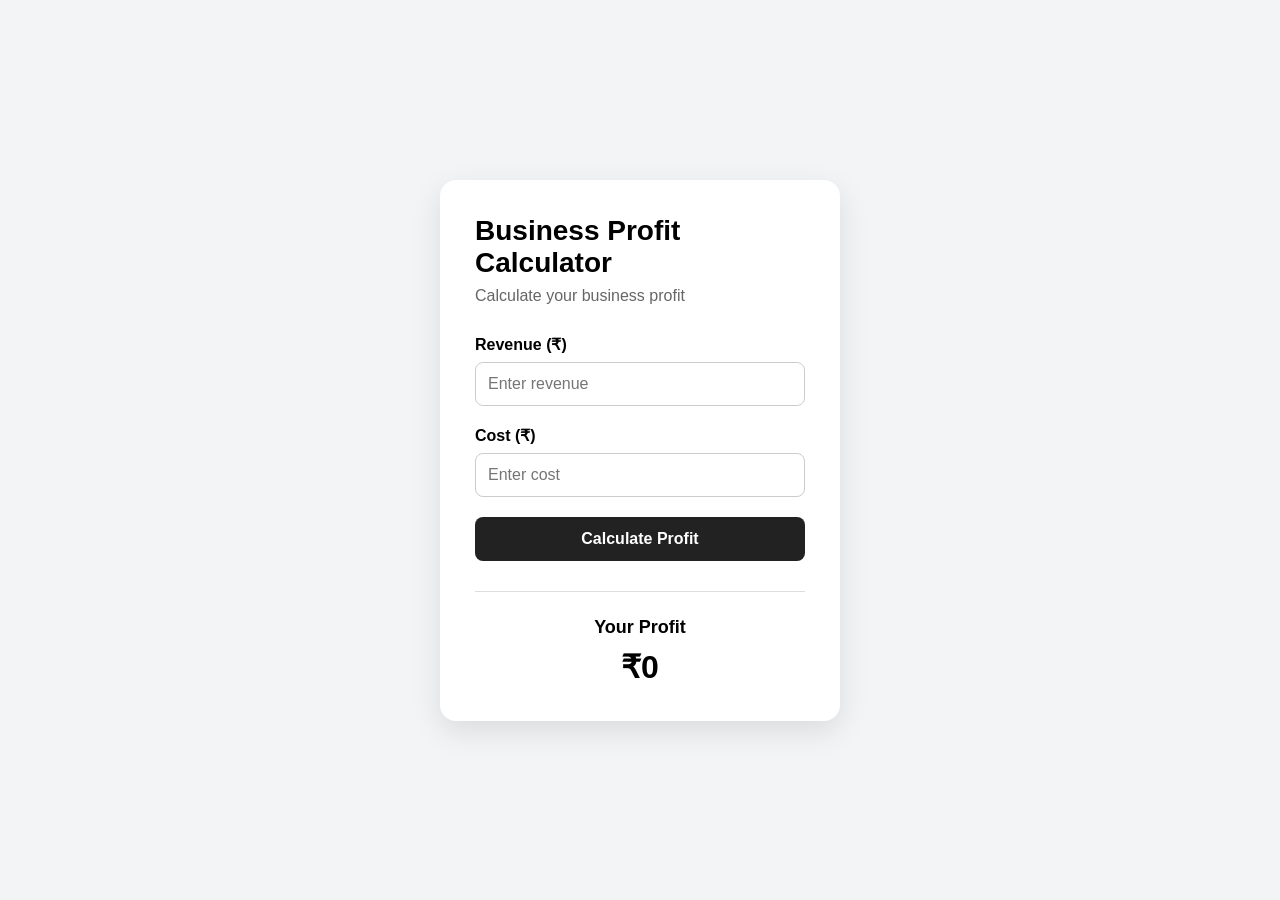
<file: Day-01-Business-Profit-Calculator/index.html>
<!DOCTYPE html>
<html lang="en">
<head>
    <meta charset="UTF-8">
    <meta name="viewport" content="width=device-width, initial-scale=1.0">

    <title>Business Profit Calculator</title>

    <!-- Link to the external stylesheet for layout and visual styling -->

    <link rel="stylesheet" href="style.css">
</head>

<body>

    <!-- Main calculator container: holds inputs, button, and result display -->

    <div class="calculator">

        <h1>Business Profit Calculator</h1>

        <p class="subtitle">
            Calculate your business profit
        </p>

        <!-- Revenue input field with accessible label -->

        <div class="input-group">
            <label for="revenue">Revenue (₹)</label>
            <input 
                type="number" 
                id="revenue" 
                placeholder="Enter revenue"
            >
        </div>

        <!-- Cost input field with accessible label -->

        <div class="input-group">
            <label for="cost">Cost (₹)</label>
            <input 
                type="number" 
                id="cost" 
                placeholder="Enter cost"
            >
        </div>

        <!-- Button triggers the profit calculation in script.js -->

        <button id="calculate">
            Calculate Profit
        </button>

        <!-- Result panel displays the calculated profit value -->

        <div class="result">
            <h2>Your Profit</h2>

            <p id="profit">₹0</p>
        </div>

    </div>

    <!-- Attach the application logic after the DOM content -->
     
    <script src="script.js"></script>

</body>
</html>
</file>
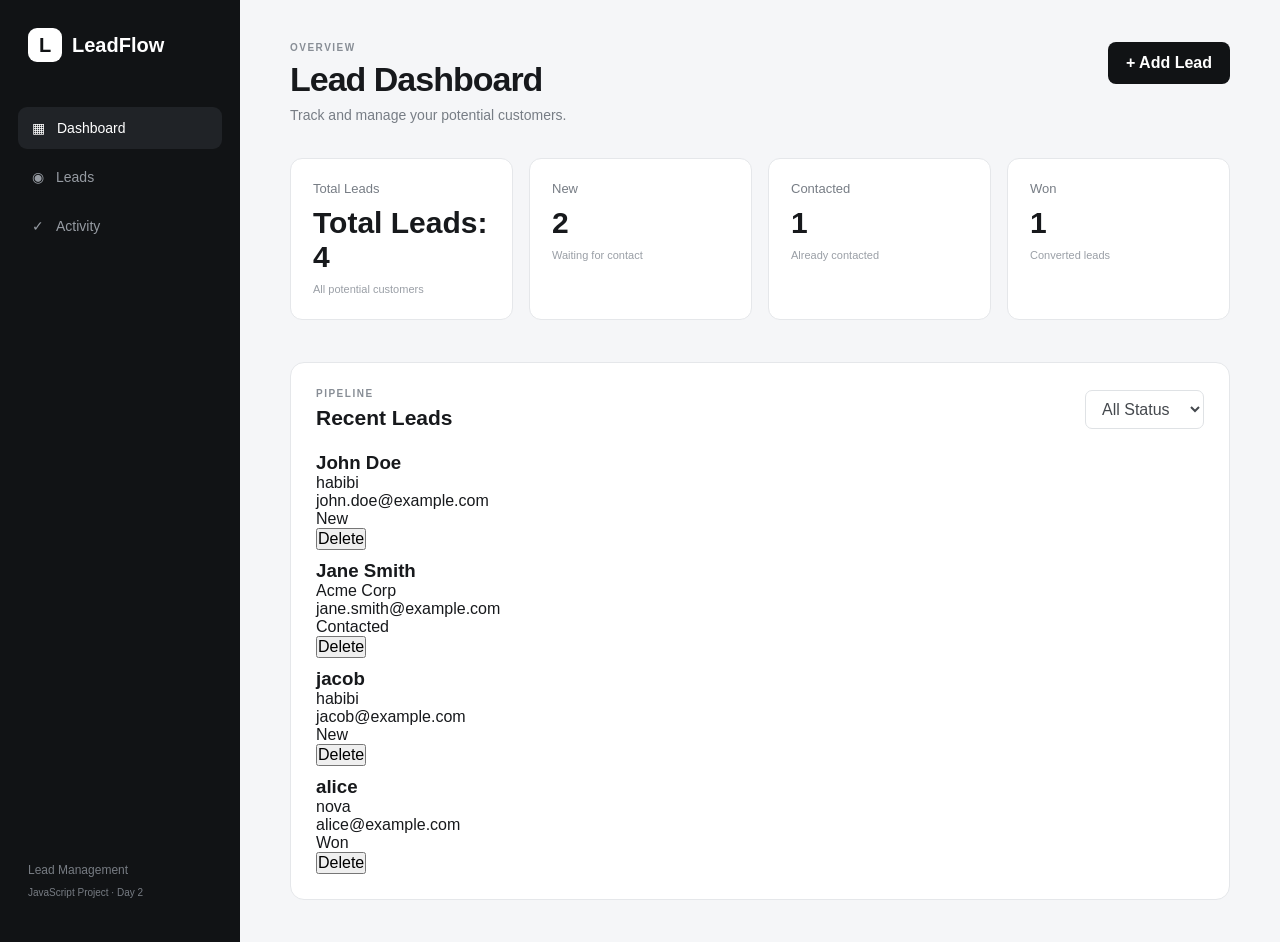
<file: Day-02-Lead Management system/index.html>
<!DOCTYPE html>
<html lang="en">
<head>
    <meta charset="UTF-8">
    <meta name="viewport" content="width=device-width, initial-scale=1.0">
    <title>LeadFlow — Lead Management</title>
    <link rel="stylesheet" href="style.css">
</head>
<body>
    <div class="app">
        <!-- Application sidebar with navigation and branding -->
        <aside class="sidebar">
            <div class="logo">
                <span class="logo-mark">L</span>
                <span>LeadFlow</span>
            </div>
            <nav>
                <a href="#" class="nav-item active">
                    <span>▦</span>
                    Dashboard
                </a>
                <a href="#" class="nav-item">
                    <span>◉</span>
                    Leads
                </a>
                <a href="#" class="nav-item">
                    <span>✓</span>
                    Activity
                </a>
            </nav>
            <div class="sidebar-bottom">
                <p>Lead Management</p>
                <small>JavaScript Project · Day 2</small>
            </div>
        </aside>
        <!-- Main interface area for dashboard content -->
        <main class="main-content">
            <!-- Header block with overview and add new lead action -->
            <header class="topbar">
                <div>
                    <p class="eyebrow">OVERVIEW</p>
                    <h1>Lead Dashboard</h1>
                    <p class="subtitle">
                        Track and manage your potential customers.
                    </p>
                </div>
                <button class="add-btn" id="addLeadBtn">
                    + Add Lead
                </button>
            </header>
            <!-- Summary statistics for lead statuses -->
            <section class="stats">
                <div class="stat-card">
                    <p>Total Leads</p>
                    <h2 id="totalLeads">0</h2>
                    <span>All potential customers</span>
                </div>
                <div class="stat-card">
                    <p>New</p>
                    <h2 id="newLeads">0</h2>
                    <span>Waiting for contact</span>
                </div>
                <div class="stat-card">
                    <p>Contacted</p>
                    <h2 id="contactedLeads">0</h2>
                    <span>Already contacted</span>
                </div>
                <div class="stat-card">
                    <p>Won</p>
                    <h2 id="wonLeads">0</h2>
                    <span>Converted leads</span>
                </div>
            </section>
            <!-- Lead pipeline and filtering controls -->
            <section class="leads-section">
                <div class="section-heading">
                    <div>
                        <p class="eyebrow">PIPELINE</p>
                        <h2>Recent Leads</h2>
                    </div>
                    <select id="statusFilter">
                        <option value="All">All Status</option>
                        <option value="New">New</option>
                        <option value="Contacted">Contacted</option>
                        <option value="Won">Won</option>
                    </select>
                </div>
                <!-- Lead cards are rendered dynamically via JavaScript -->
                <div id="leadContainer" class="lead-container">
                </div>
            </section>
        </main>
    </div>
    <!-- Add Lead Modal -->
    <div class="modal-overlay" id="modal">
        <div class="modal">
            <div class="modal-header">
                <div>
                    <p class="eyebrow">NEW ENTRY</p>
                    <h2>Add New Lead</h2>
                </div>
                <button class="close-btn" id="closeModal">
                    ×
                </button>
            </div>
            <form id="leadForm">
                <div class="form-group">
                    <label for="leadName">Name</label>
                    <input
                        type="text"
                        id="leadName"
                        placeholder="John Smith"
                        required
                    >
                </div>
                <div class="form-group">
                    <label for="leadCompany">Company</label>
                    <input
                        type="text"
                        id="leadCompany"
                        placeholder="ABC Cleaning"
                        required
                    >
                </div>
                <div class="form-group">
                    <label for="leadEmail">Email</label>
                    <input
                        type="email"
                        id="leadEmail"
                        placeholder="john@example.com"
                        required
                    >
                </div>
                <div class="form-group">
                    <label for="leadStatus">Status</label>
                    <select id="leadStatus">
                        <option value="New">New</option>
                        <option value="Contacted">Contacted</option>
                        <option value="Won">Won</option>
                    </select>
                </div>
                <button type="submit" class="submit-btn">
                    Add Lead
                </button>
            </form>
        </div>
    </div>
    <script src="script.js"></script>
</body>
</html>
</file>
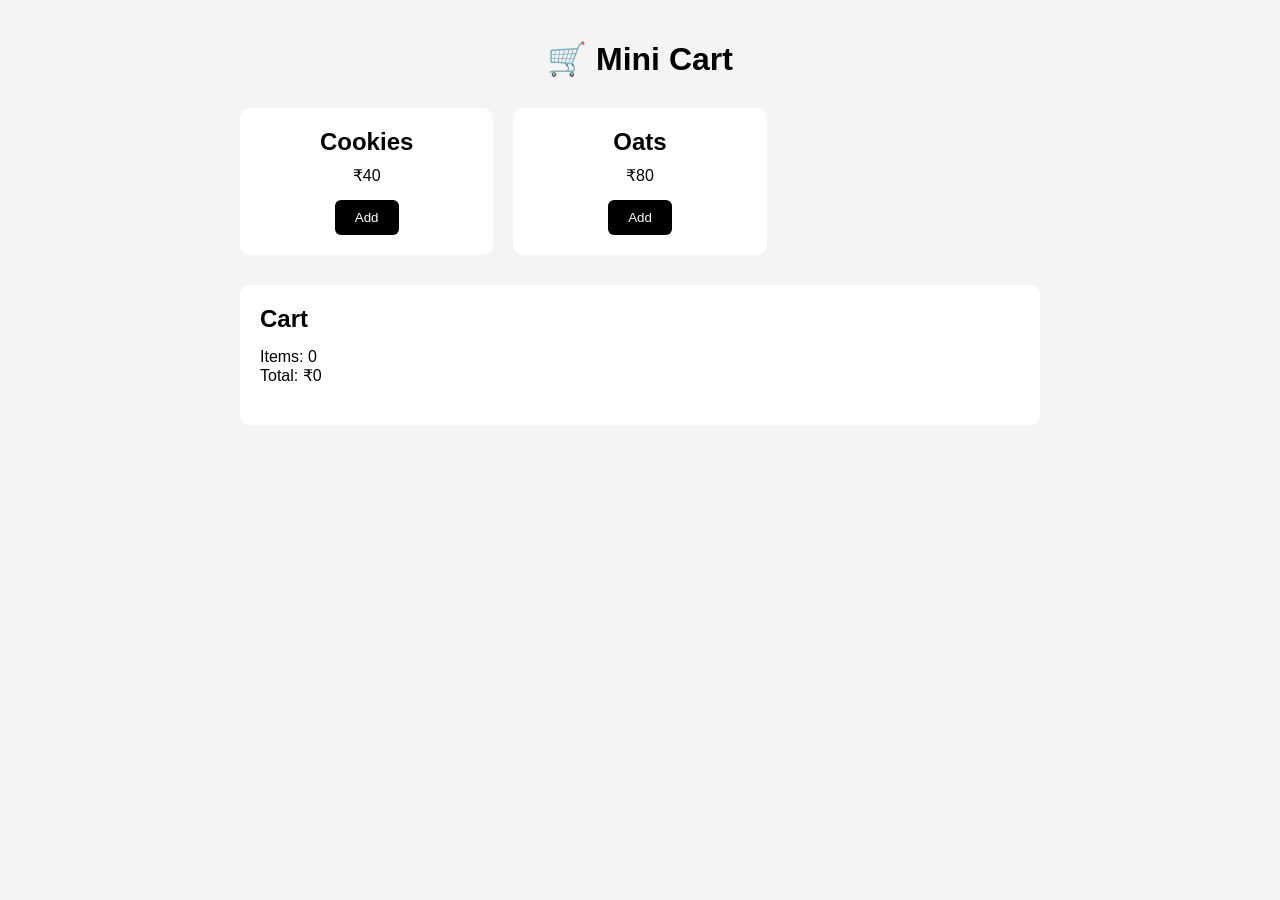
<file: Day-03-Mini shopping cart/index.html>
<!DOCTYPE html>
<html lang="en">
<head>
    <meta charset="UTF-8">
    <meta name="viewport" content="width=device-width, initial-scale=1.0">
    <title>Mini Cart</title>
    <link rel="stylesheet" href="style.css">
</head>
<body>

    <!-- Main container for product listing and cart summary -->
    <div class="container">

        <h1>🛒 Mini Cart</h1>

        <!-- Product grid with add-to-cart buttons -->
        <div class="products">

            <div class="product">
                <h2>Cookies</h2>
                <p>₹40</p>
                <button class="add-btn">Add</button>
            </div>

            <div class="product">
                <h2>Oats</h2>
                <p>₹80</p>
                <button class="add-btn">Add</button>
            </div>

        </div>

        <!-- Shopping cart summary section -->
        <div class="cart">
            <h2>Cart</h2>

            <p>Items: <span id="cart-count">0</span></p>
            <p>Total: ₹<span id="cart-total">0</span></p>

            <div id="cart-items"></div>
        </div>

    </div>

    <script src="script.js"></script>
</body>
</html>
</file>
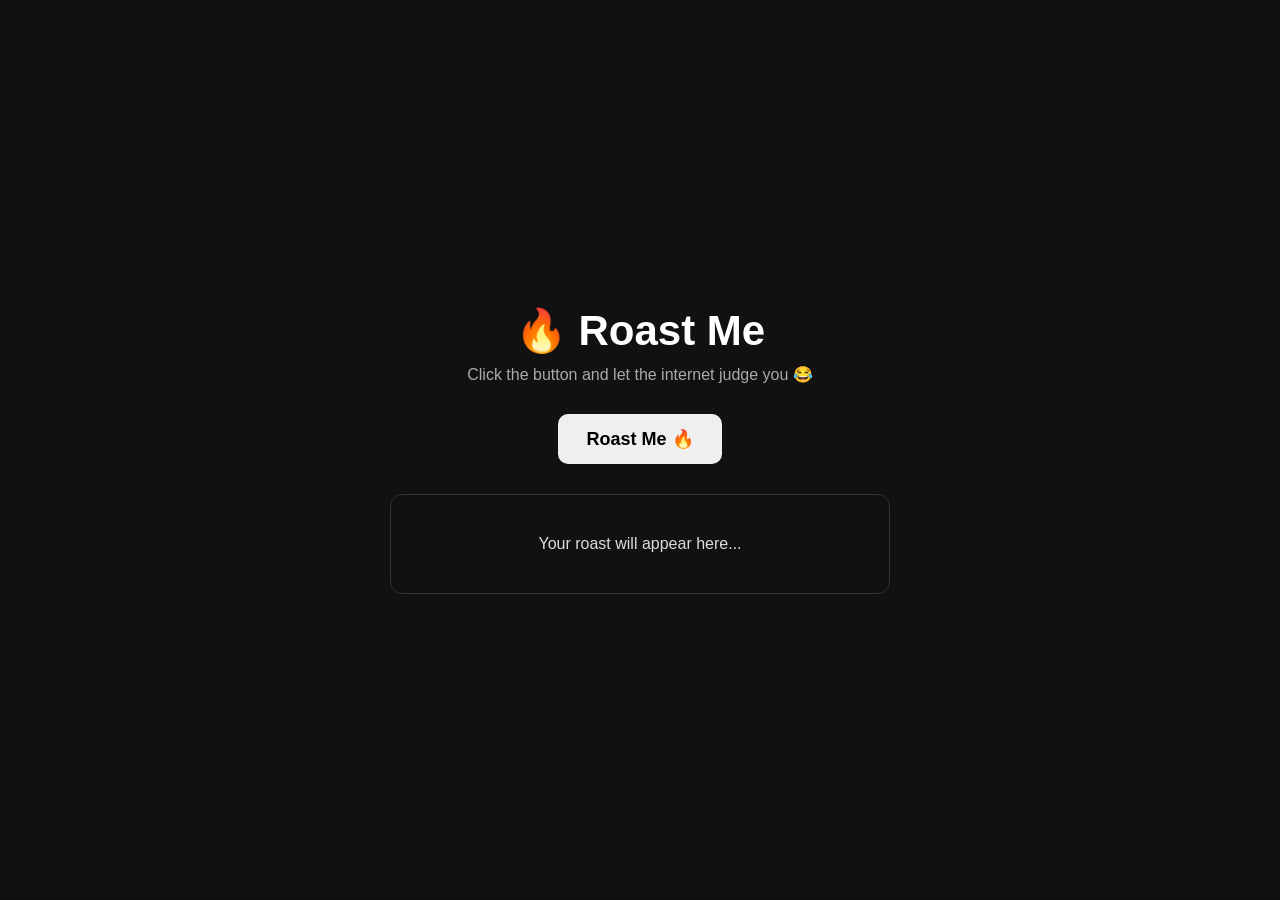
<file: Day-04-Roast-Me-App/index.html>
<!DOCTYPE html>
<html lang="en">
<head>
    <meta charset="UTF-8">
    <meta name="viewport" content="width=device-width, initial-scale=1.0">
    <title>Roast Me 🔥</title>
    <link rel="stylesheet" href="style.css">
</head>
<body>

    <main class="container">
        <h1>🔥 Roast Me</h1>
        <p class="subtitle">Click the button and let the internet judge you 😂</p>

        <button id="roastButton">Roast Me 🔥</button>

        <div id="roastBox">
            Your roast will appear here...
        </div>
    </main>

    <script src="script.js"></script>
</body>
</html>
</file>
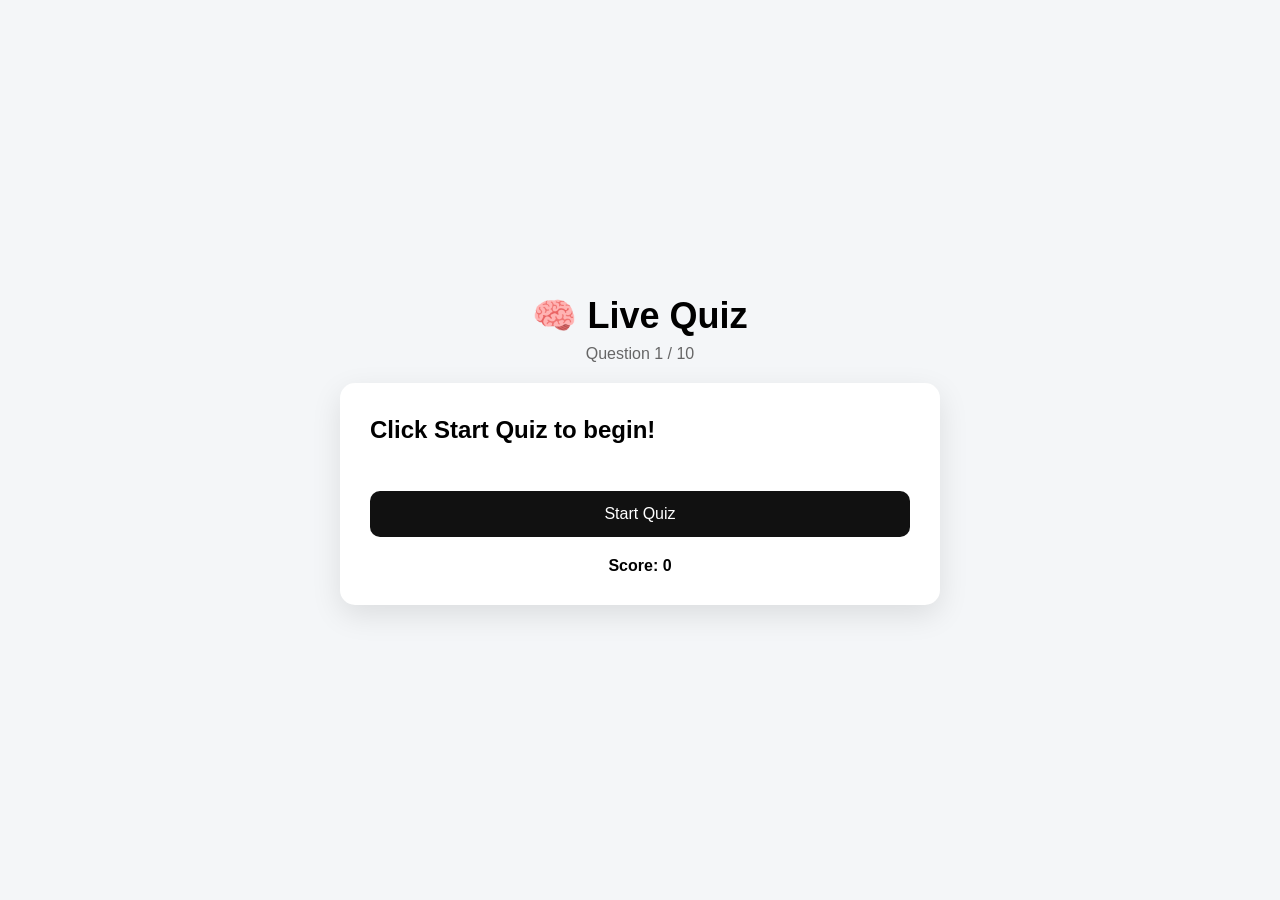
<file: Day-05-Interactive-Live-Quiz/index.html>
<!DOCTYPE html>
<html lang="en">
<head>
    <meta charset="UTF-8">
    <meta name="viewport" content="width=device-width, initial-scale=1.0">
    <title>Live Quiz</title>
    <link rel="stylesheet" href="style.css">
</head>
<body>
    <main class="quiz-container">
        <div class="quiz-header">
            <h1>🧠 Live Quiz</h1>
            <p id="question-number">Question 1 / 10</p>
        </div>
        <section class="quiz-box">
            <h2 id="question">
                Click Start Quiz to begin!
            </h2>
            <div id="answers" class="answers">
                <!-- JavaScript will create answer buttons here -->
            </div>
            <button id="start-btn" class="main-btn">
                Start Quiz
            </button>
            <button id="next-btn" class="main-btn hidden">
                Next Question →
            </button>
            <p id="score">Score: 0</p>
        </section>
    </main>
    <script src="script.js"></script>
</body>
</html>
</file>
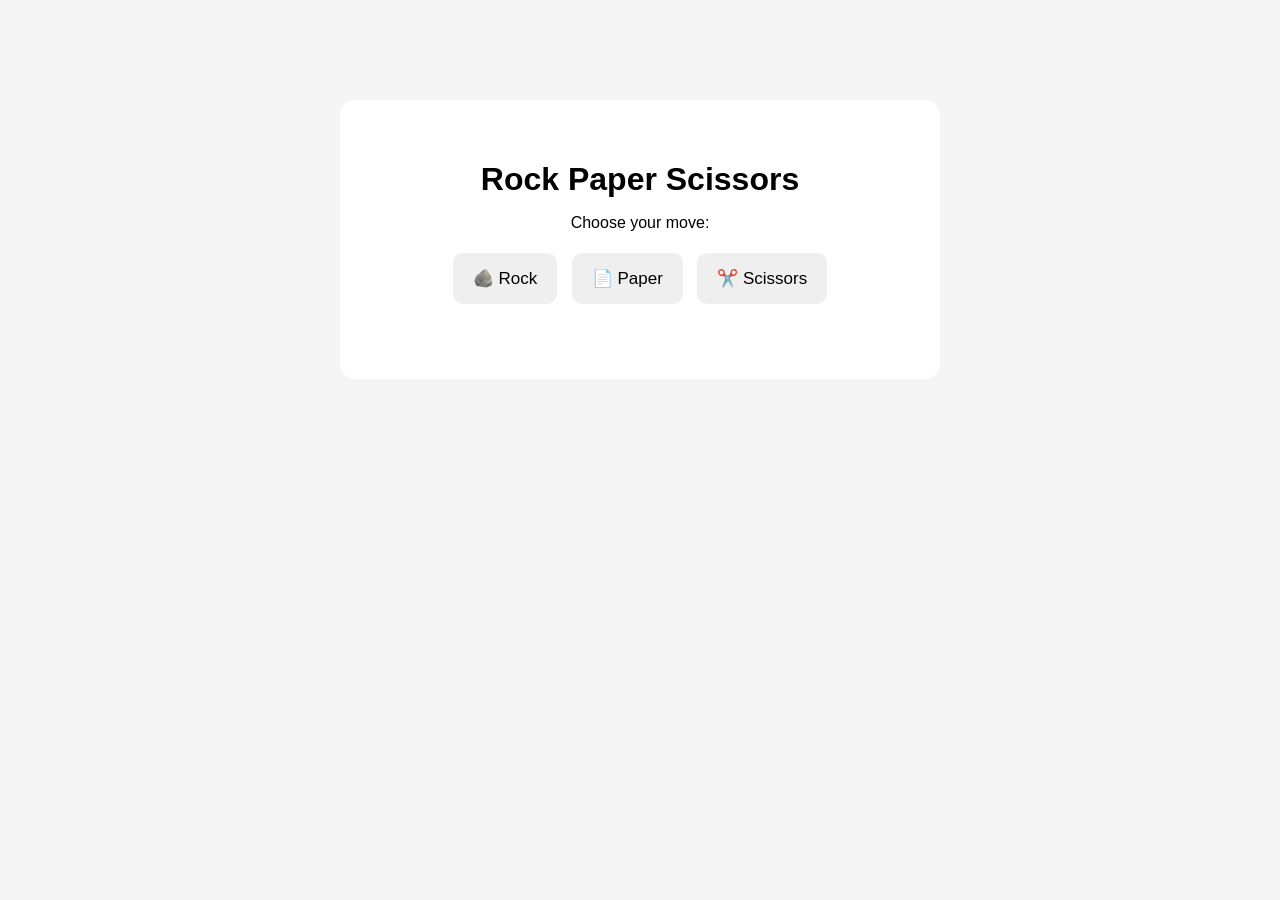
<file: Day-06-Rock-Paper-Scissors/index.html>
<!DOCTYPE html>
<html lang="en">
<head>
    <meta charset="UTF-8">
    <meta name="viewport" content="width=device-width, initial-scale=1.0">

    <!-- Project: Day-06 Rock Paper Scissors
         Short: Lightweight browser game demonstrating DOM interaction
         and simple game logic. UI: three choice buttons, status, result. -->

    <title>Rock Paper Scissors</title>

    <link rel="stylesheet" href="style.css">
</head>

<body>

    <div class="game">

        <h1>Rock Paper Scissors</h1>

        <!-- Controls: player selects one of three moves -->
        <p>Choose your move:</p>

        <div class="buttons">
            <button id="rock">🪨 Rock</button>
            <button id="paper">📄 Paper</button>
            <button id="scissors">✂️ Scissors</button>
        </div>

        <!-- Status: shows selections; Result: shows winner text -->
        <p id="status"></p>

        <h2 id="result"></h2>

    </div>

    <script src="script.js"></script>

</body>
</html>
</file>
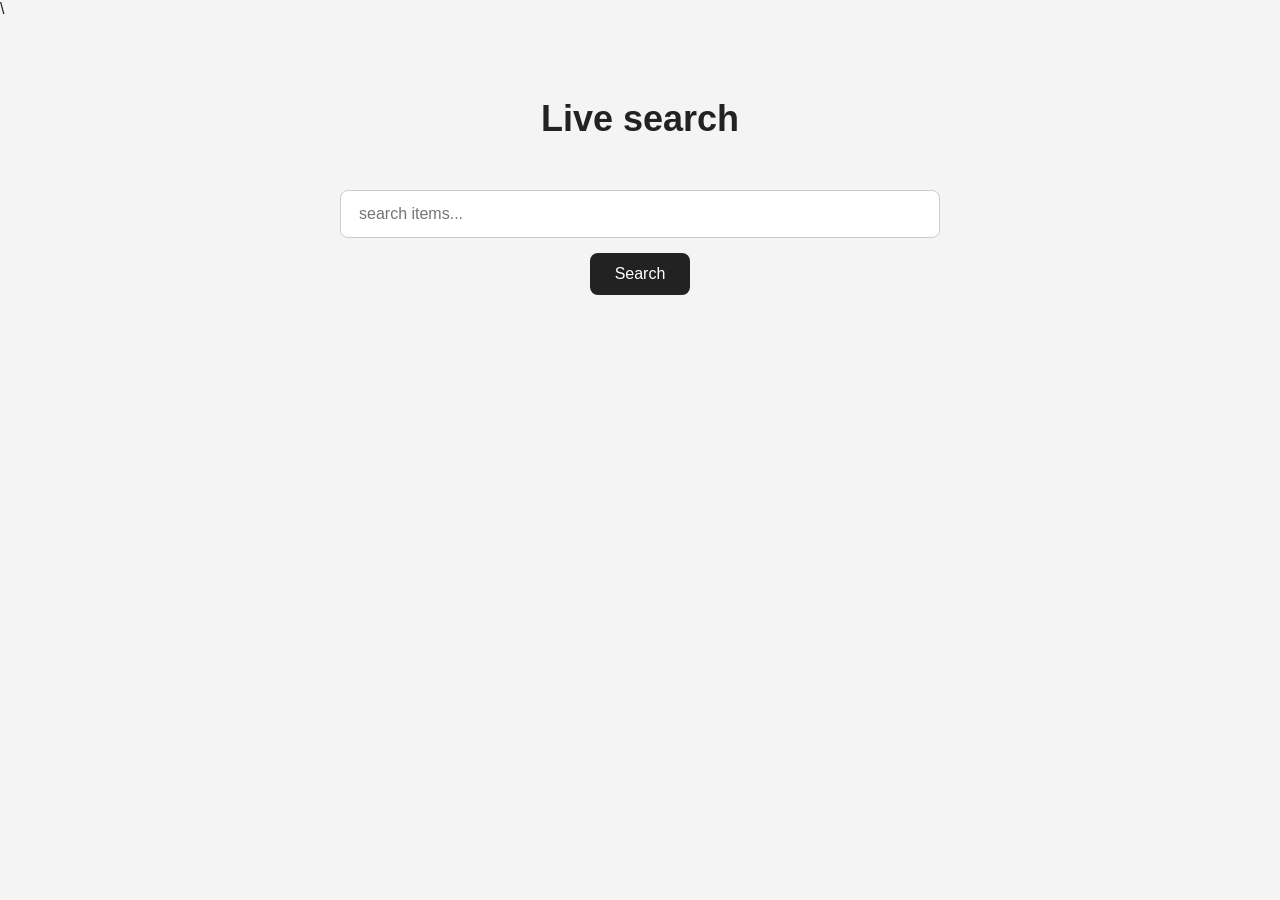
<file: Day-07-Live search filter/index.html>
<!DOCTYPE html>
<html lang="en">
<head>
    <!-- Page metadata and stylesheet link -->
    <title>Live search</title>
    <meta charset="UTF-8">
    <meta name="viewport"content="width=device-width,initial-scale=1.0">\
    <link rel="stylesheet" href="style.css">
</head>
<body>
    <!-- Main page layout -->
    <main>
        <header>
            <h1>Live search</h1>
        </header>
    </main>

    <!-- Search box and action button -->
    <input 
    type="text"
    id="searchInput"
    placeholder="search items..."
    >

    <button id="btn">Search</button>

    <!-- Results list for matching items -->
    <ul id="listcontainer">
    </ul>

<script src="script.js"></script>
</body>
</html>
</file>
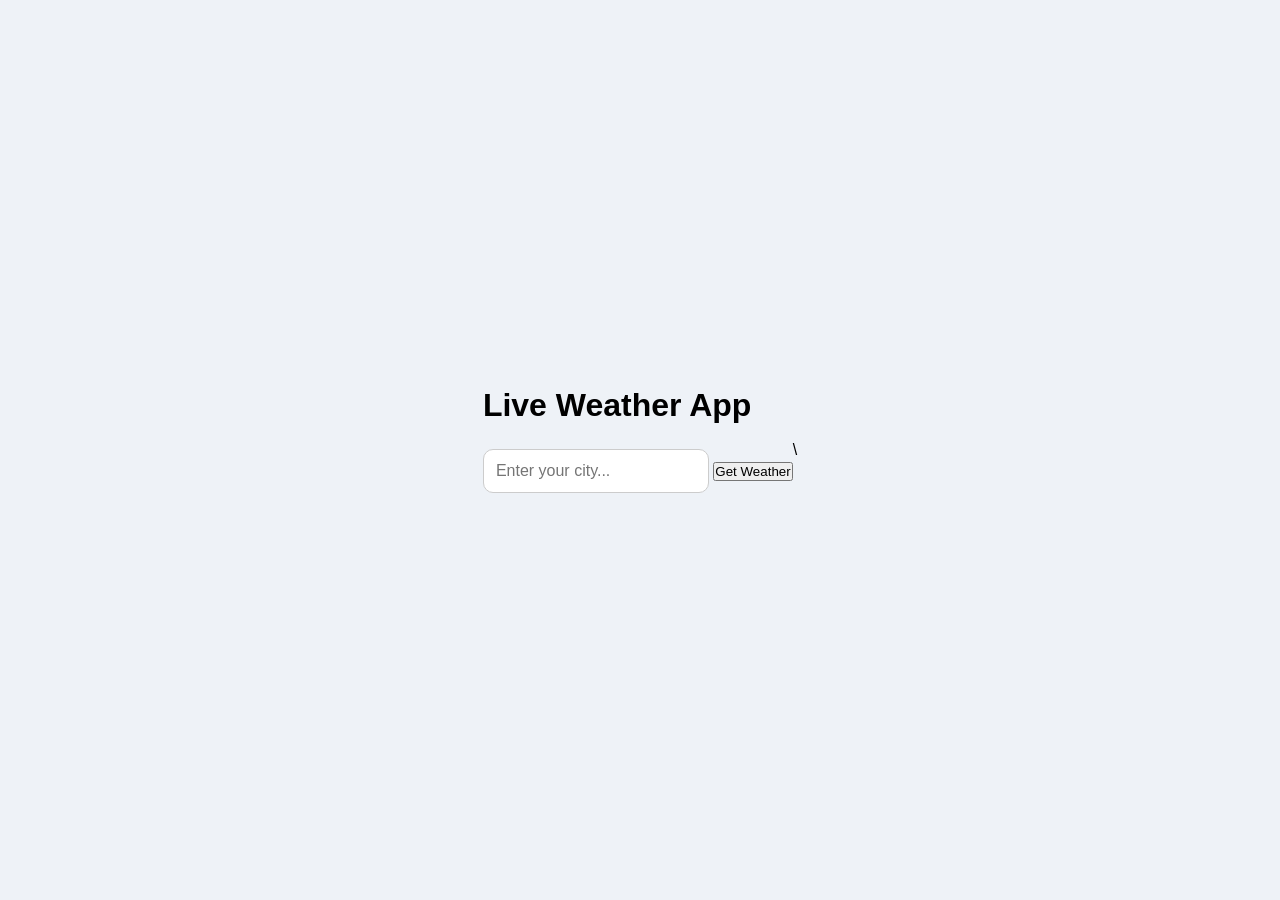
<file: Day-08-Live-Wheather-App/index.html>
<!DOCTYPE html>
<html lang="en">
<head>
    <meta charset="UTF-8">

    <!-- Responsive viewport configuration -->
    <meta name="viewport" content="width=device-width, initial-scale=1.0">

    <title>Live Weather App</title>

    <!-- Main application stylesheet -->
    <link rel="stylesheet" href="style.css">
</head>

<body>

    <!-- Main Weather Application Container -->
    <main>

        <!-- Application Header -->
        <header>
            <h1>Live Weather App</h1>
        </header>

        <!-- City Search Input -->
        <input
            type="text"
            id="cityinput"
            placeholder="Enter your city..."
        >

        <!-- Weather Search Trigger -->
        <button id="btn">Get Weather</button>

        <!-- Dynamic Weather Information -->
        <!-- JavaScript injects the API response into this container -->
        <div id="weatherinfo"></div>

    </main>

    <!-- Application JavaScript -->
    <script src="script.js"></script>

</body>
</html>



        



\
</file>
<file: Day-01-Business-Profit-Calculator/style.css>
/* Global reset to remove default browser spacing and ensure consistent box sizing */

* {
    margin: 0;
    padding: 0;
    box-sizing: border-box;
}

/* Body layout styles: center content and provide a gentle background tone */

body {
    font-family: Arial, sans-serif;
    background: #f3f4f6;

    min-height: 100vh;

    display: flex;
    justify-content: center;
    align-items: center;
}

/* Calculator card styles: white surface with subtle shadow and rounded corners */

.calculator {
    width: 400px;
    background: white;

    padding: 35px;

    border-radius: 16px;

    box-shadow: 0 10px 30px rgba(0, 0, 0, 0.1);
}

/* Heading style for the main calculator title */

h1 {
    font-size: 28px;
    margin-bottom: 8px;
}

/* Subtitle style with secondary text color */

.subtitle {
    color: #666;
    margin-bottom: 30px;
}

/* Spacing between input groups */

.input-group {
    margin-bottom: 20px;
}

/* Label style ensures each label appears above its input field */

label {
    display: block;
    margin-bottom: 8px;

    font-weight: bold;
}

/* Input field styling for a clean, accessible form appearance */

input {
    width: 100%;

    padding: 12px;

    font-size: 16px;

    border: 1px solid #ccc;
    border-radius: 8px;
}

/* Focus state for input fields to improve keyboard accessibility */

input:focus {
    outline: none;
    border-color: #222;
}

/* Button styling for the primary calculator action */

button {
    width: 100%;

    padding: 13px;

    border: none;
    border-radius: 8px;

    background: #222;
    color: white;

    font-size: 16px;
    font-weight: bold;

    cursor: pointer;
}

/* Hover interaction hint for the action button */

button:hover {
    opacity: 0.85;
}

/* Result panel styles separate the output from the input section */

.result {
    margin-top: 30px;

    padding-top: 25px;

    border-top: 1px solid #ddd;

    text-align: center;
}

/* Title styling for the result section */

.result h2 {
    font-size: 18px;
    margin-bottom: 10px;
}

/* Profit display uses a larger, bold font for emphasis */

#profit {
    font-size: 32px;
    font-weight: bold;
}
</file>
<file: Day-02-Lead Management system/style.css>
/* Base reset and global typography settings */
* {
    margin: 0;
    padding: 0;
    box-sizing: border-box;
}
body {
    font-family: Arial, Helvetica, sans-serif;
    background: #f5f6f8;
    color: #17191c;
}
button,
input,
select {
    font: inherit;
}
button {
    cursor: pointer;
}
/* =========================
   APP LAYOUT
========================= */
.app {
    display: flex;
    min-height: 100vh;
}
/* =========================
   SIDEBAR
========================= */
.sidebar {
    width: 240px;
    background: #111315;
    color: white;
    padding: 28px 18px;
    display: flex;
    flex-direction: column;
}
.logo {
    display: flex;
    align-items: center;
    gap: 10px;
    font-size: 20px;
    font-weight: 700;
    padding: 0 10px;
    margin-bottom: 45px;
}
.logo-mark {
    width: 34px;
    height: 34px;
    display: flex;
    align-items: center;
    justify-content: center;
    border-radius: 9px;
    background: white;
    color: #111315;
    font-weight: 800;
}
nav {
    display: flex;
    flex-direction: column;
    gap: 7px;
}
.nav-item {
    text-decoration: none;
    color: #969ba2;
    padding: 13px 14px;
    border-radius: 9px;
    display: flex;
    align-items: center;
    gap: 12px;
    font-size: 14px;
    transition: 0.2s;
}
.nav-item:hover,
.nav-item.active {
    background: #202327;
    color: white;
}
.sidebar-bottom {
    margin-top: auto;
    padding: 14px 10px;
    color: #777c83;
}
.sidebar-bottom p {
    font-size: 12px;
    margin-bottom: 5px;
}
.sidebar-bottom small {
    font-size: 10px;
}
/* =========================
   MAIN CONTENT
========================= */
.main-content {
    flex: 1;
    padding: 42px 50px;
    max-width: 1500px;
}
.topbar {
    display: flex;
    align-items: flex-start;
    justify-content: space-between;
    margin-bottom: 35px;
}
.eyebrow {
    font-size: 10px;
    letter-spacing: 1.5px;
    font-weight: 700;
    color: #888e96;
    margin-bottom: 7px;
}
h1 {
    font-size: 34px;
    letter-spacing: -1px;
}
.subtitle {
    color: #777d85;
    margin-top: 8px;
    font-size: 14px;
}
/* =========================
   BUTTONS
========================= */
.add-btn {
    border: none;
    background: #111315;
    color: white;
    padding: 12px 18px;
    border-radius: 8px;
    font-weight: 600;
    transition: 0.2s;
}
.add-btn:hover {
    transform: translateY(-1px);
}
/* =========================
   STATISTICS
========================= */
.stats {
    display: grid;
    grid-template-columns: repeat(4, 1fr);
    gap: 16px;
    margin-bottom: 42px;
}
.stat-card {
    background: white;
    border: 1px solid #e5e7ea;
    border-radius: 12px;
    padding: 22px;
}
.stat-card p {
    color: #777d85;
    font-size: 13px;
}
.stat-card h2 {
    font-size: 30px;
    margin: 10px 0 5px;
}
.stat-card span {
    color: #9a9fa6;
    font-size: 11px;
}
/* =========================
   LEADS
========================= */
.leads-section {
    background: white;
    border: 1px solid #e5e7ea;
    border-radius: 14px;
    padding: 25px;
}
.section-heading {
    display: flex;
    justify-content: space-between;
    align-items: center;
    margin-bottom: 22px;
}
.section-heading h2 {
    font-size: 21px;
}
#statusFilter {
    border: 1px solid #dfe2e5;
    border-radius: 7px;
    padding: 9px 12px;
    background: white;
    color: #44484d;
}
/* =========================
   LEAD CARDS
========================= */
.lead-container {
    display: flex;
    flex-direction: column;
    gap: 10px;
}
.lead-card {
    border: 1px solid #e8eaed;
    border-radius: 10px;
    padding: 17px;
    display: grid;
    grid-template-columns: 1fr 1fr 1fr auto;
    align-items: center;
    gap: 20px;
    transition: 0.2s;
}
.lead-card:hover {
    border-color: #cfd3d8;
    transform: translateY(-1px);
}
.lead-name {
    font-weight: 700;
    font-size: 14px;
}
.lead-company {
    font-size: 12px;
    color: #777d85;
    margin-top: 4px;
}
.lead-email {
    font-size: 12px;
    color: #777d85;
}
.status {
    display: inline-block;
    padding: 6px 10px;
    border-radius: 20px;
    font-size: 11px;
    font-weight: 700;
    justify-self: end;
}
.status-new {
    background: #f0f2f4;
    color: #34383d;
}
.status-contacted {
    background: #e9edf1;
    color: #50565d;
}
.status-won {
    background: #dfe3e6;
    color: #15181b;
}
/* =========================
   MODAL
========================= */
.modal-overlay {
    position: fixed;
    inset: 0;
    background: rgba(0, 0, 0, 0.45);
    display: none;
    align-items: center;
    justify-content: center;
    padding: 20px;
}
.modal-overlay.show {
    display: flex;
}
.modal {
    width: 100%;
    max-width: 460px;
    background: white;
    border-radius: 14px;
    padding: 27px;
    box-shadow: 0 20px 60px rgba(0, 0, 0, 0.15);
}
.modal-header {
    display: flex;
    justify-content: space-between;
    align-items: flex-start;
    margin-bottom: 25px;
}
.modal-header h2 {
    font-size: 22px;
}
.close-btn {
    border: none;
    background: transparent;
    font-size: 27px;
    color: #777d85;
}
/* =========================
   FORM
========================= */
.form-group {
    margin-bottom: 17px;
}
.form-group label {
    display: block;
    font-size: 12px;
    font-weight: 700;
    margin-bottom: 7px;
}
.form-group input,
.form-group select {
    width: 100%;
    border: 1px solid #dfe2e5;
    border-radius: 7px;
    padding: 11px 12px;
    outline: none;
}
.form-group input:focus,
.form-group select:focus {
    border-color: #777d85;
}
.submit-btn {
    width: 100%;
    border: none;
    background: #111315;
    color: white;
    padding: 12px;
    border-radius: 8px;
    font-weight: 700;
    margin-top: 5px;
}
/* =========================
   RESPONSIVE
========================= */
@media (max-width: 1000px) {
    .sidebar {
        width: 190px;
    }
    .main-content {
        padding: 30px;
    }
    .stats {
        grid-template-columns: repeat(2, 1fr);
    }
}
@media (max-width: 700px) {
    .sidebar {
        display: none;
    }
    .main-content {
        padding: 22px;
    }
    .topbar {
        flex-direction: column;
        gap: 20px;
    }
    .stats {
        grid-template-columns: 1fr;
    }
    .lead-card {
        grid-template-columns: 1fr;
        gap: 8px;
    }
    .status {
        justify-self: start;
    }
}
</file>
<file: Day-03-Mini shopping cart/style.css>
/* Global reset and box sizing */
* {
    box-sizing: border-box;
    margin: 0;
    padding: 0;
}

/* Page background and base typography */
body {
    font-family: Arial, sans-serif;
    background: #f4f4f4;
    padding: 40px;
}

/* Centered layout container */
.container {
    max-width: 800px;
    margin: auto;
}

/* Page heading styling */
h1 {
    text-align: center;
    margin-bottom: 30px;
}

/* Product cards grid layout */
.products {
    display: grid;
    grid-template-columns: repeat(3, 1fr);
    gap: 20px;
}

/* Individual product card styling */
.product {
    background: white;
    padding: 20px;
    border-radius: 10px;
    text-align: center;
}

.product h2 {
    margin-bottom: 10px;
}

.product p {
    margin-bottom: 15px;
}

/* Button base reset */
button {
    border: none;
    padding: 10px 20px;
    border-radius: 6px;
    cursor: pointer;
}

/* Add button appearance */
.add-btn {
    background: black;
    color: white;
}

/* Cart summary panel */
.cart {
    background: white;
    margin-top: 30px;
    padding: 20px;
    border-radius: 10px;
}

.cart h2 {
    margin-bottom: 15px;
}

/* Cart item container spacing */
#cart-items {
    margin-top: 20px;
}

/* Individual cart item layout */
.cart-item {
    display: flex;
    justify-content: space-between;
    padding: 10px 0;
    border-bottom: 1px solid #ddd;
}
</file>
<file: Day-04-Roast-Me-App/style.css>
* {
    margin: 0;
    padding: 0;
    box-sizing: border-box;
}

body {
    min-height: 100vh;
    display: flex;
    justify-content: center;
    align-items: center;
    font-family: Arial, sans-serif;
    background: #111;
    color: white;
}

.container {
    width: 90%;
    max-width: 500px;
    text-align: center;
}

h1 {
    font-size: 42px;
    margin-bottom: 10px;
}

.subtitle {
    color: #aaa;
    margin-bottom: 30px;
}

button {
    padding: 14px 28px;
    border: none;
    border-radius: 10px;
    font-size: 18px;
    font-weight: bold;
    cursor: pointer;
}

button:hover {
    transform: scale(1.05);
}

#roastBox {
    margin-top: 30px;
    padding: 25px;
    min-height: 100px;
    display: flex;
    align-items: center;
    justify-content: center;
    border: 1px solid #333;
    border-radius: 12px;
    color: #ddd;
}
</file>
<file: Day-05-Interactive-Live-Quiz/style.css>
* {
    margin: 0;
    padding: 0;
    box-sizing: border-box;
}
body {
    font-family: Arial, sans-serif;
    min-height: 100vh;
    display: flex;
    justify-content: center;
    align-items: center;
    background: #f4f6f8;
}
.quiz-container {
    width: 90%;
    max-width: 600px;
}
.quiz-header {
    text-align: center;
    margin-bottom: 20px;
}
.quiz-header h1 {
    font-size: 36px;
    margin-bottom: 8px;
}
.quiz-header p {
    color: #666;
}
.quiz-box {
    background: white;
    padding: 30px;
    border-radius: 15px;
    box-shadow: 0 10px 30px rgba(0, 0, 0, 0.1);
}
#question {
    margin-bottom: 25px;
    line-height: 1.4;
}
.answers {
    display: flex;
    flex-direction: column;
    gap: 12px;
}
.answer-btn {
    width: 100%;
    padding: 14px;
    border: 2px solid #ddd;
    border-radius: 10px;
    background: white;
    cursor: pointer;
    font-size: 16px;
    text-align: left;
    transition: 0.2s;
}
.answer-btn:hover {
    border-color: #333;
    transform: translateY(-2px);
}
.main-btn {
    width: 100%;
    margin-top: 20px;
    padding: 14px;
    border: none;
    border-radius: 10px;
    background: #111;
    color: white;
    font-size: 16px;
    cursor: pointer;
}
.main-btn:hover {
    opacity: 0.85;
}
#score {
    text-align: center;
    margin-top: 20px;
    font-weight: bold;
}
.hidden {
    display: none;
}
.correct {
    border-color: green;
    background: #e9f8e9;
}
.wrong {
    border-color: red;
    background: #ffeaea;
}
</file>
<file: Day-06-Rock-Paper-Scissors/style.css>
/*
 * style.css
 * Styles for Day-06 Rock Paper Scissors game — simple, responsive UI.
 */

/* Reset box model */
* {
    box-sizing: border-box;
}

/* Page layout */
body {
    font-family: Arial, sans-serif;
    text-align: center;
    margin: 0;
    padding-top: 100px;
    background: #f5f5f5;
}

.game {
    width: 90%;
    max-width: 600px;
    margin: auto;
    padding: 40px;
    background: white;
    border-radius: 15px;
}

/* Typography */
h1 {
    margin-bottom: 10px;
}

/* Controls */
button {
    padding: 15px 20px;
    margin: 5px;
    border: none;
    border-radius: 10px;
    cursor: pointer;
    font-size: 17px;
}

button:hover {
    transform: scale(1.05);
}

/* Status and result display */
#status {
    margin-top: 30px;
    font-size: 18px;
}

#result {
    margin-top: 20px;
}
</file>
<file: Day-07-Live search filter/style.css>
/* Base reset and page styling */
* {
    margin: 0;
    padding: 0;
    box-sizing: border-box;
}

body {
    font-family: Arial, sans-serif;
    background: #f4f4f4;
    color: #222;
    min-height: 100vh;
}

main {
    max-width: 700px;
    margin: 60px auto 0;
    padding: 20px;
}

header {
    text-align: center;
    margin-bottom: 30px;
}

h1 {
    font-size: 36px;
    margin-bottom: 10px;
}

/* Search input and button styles */
#searchInput {
    display: block;
    width: 600px;
    max-width: 90%;
    margin: 0 auto 15px;
    padding: 14px 18px;
    border: 1px solid #ccc;
    border-radius: 8px;
    font-size: 16px;
    outline: none;
}

#searchInput:focus {
    border-color: #333;
}

#btn {
    display: block;
    margin: 0 auto 25px;
    padding: 12px 25px;
    border: none;
    border-radius: 8px;
    background: #222;
    color: white;
    font-size: 16px;
    cursor: pointer;
}

#btn:hover {
    background: #444;
}

/* Result list styling */
#listcontainer {
    width: 600px;
    max-width: 90%;
    margin: 0 auto;
    padding: 0;
    list-style: none;
}

#listcontainer li {
    background: white;
    padding: 15px 18px;
    margin-bottom: 10px;
    border-radius: 8px;
    border: 1px solid #ddd;
}
</file>
<file: Day-08-Live-Wheather-App/style.css>
/* =========================================
   Global Styles
   ========================================= */

/* Reset default browser spacing and sizing */
* {
    margin: 0;
    padding: 0;
    box-sizing: border-box;
}

/* Base page layout and typography */
body {
    font-family: Arial, sans-serif;
    min-height: 100vh;

    display: flex;
    justify-content: center;
    align-items: center;

    background: #eef2f7;
}


/* =========================================
   Main Application Container
   ========================================= */

.container {
    width: 90%;
    max-width: 450px;

    padding: 30px;

    background: white;
    border-radius: 20px;

    text-align: center;

    box-shadow: 0 10px 30px rgba(0, 0, 0, 0.1);
}


/* =========================================
   Application Heading
   ========================================= */

h1 {
    margin-bottom: 25px;
    font-size: 32px;
}


/* =========================================
   Search Section
   ========================================= */

.search-box {
    display: flex;
    gap: 10px;
    margin-bottom: 25px;
}


/* City Search Input */
#cityinput {
    flex: 1;

    padding: 12px;

    border: 1px solid #ccc;
    border-radius: 10px;

    font-size: 16px;
    outline: none;
}


/* Input focus state */
#cityinput:focus {
    border-color: #555;
}


/* Weather Search Button */
#Btn {
    padding: 12px 18px;

    border: none;
    border-radius: 10px;

    background: #222;
    color: white;

    cursor: pointer;
    font-size: 16px;
}


/* Button hover interaction */
#Btn:hover {
    opacity: 0.8;
}


/* =========================================
   Weather Information
   ========================================= */

/* Container for dynamically generated weather data */
#weatherinfo {
    margin-top: 20px;
}


/* City name displayed in weather results */
#weatherinfo h2 {
    font-size: 28px;
    margin-bottom: 15px;
}


/* Individual weather statistics */
#weatherinfo p {
    font-size: 18px;
    margin: 8px 0;
}
</file>
